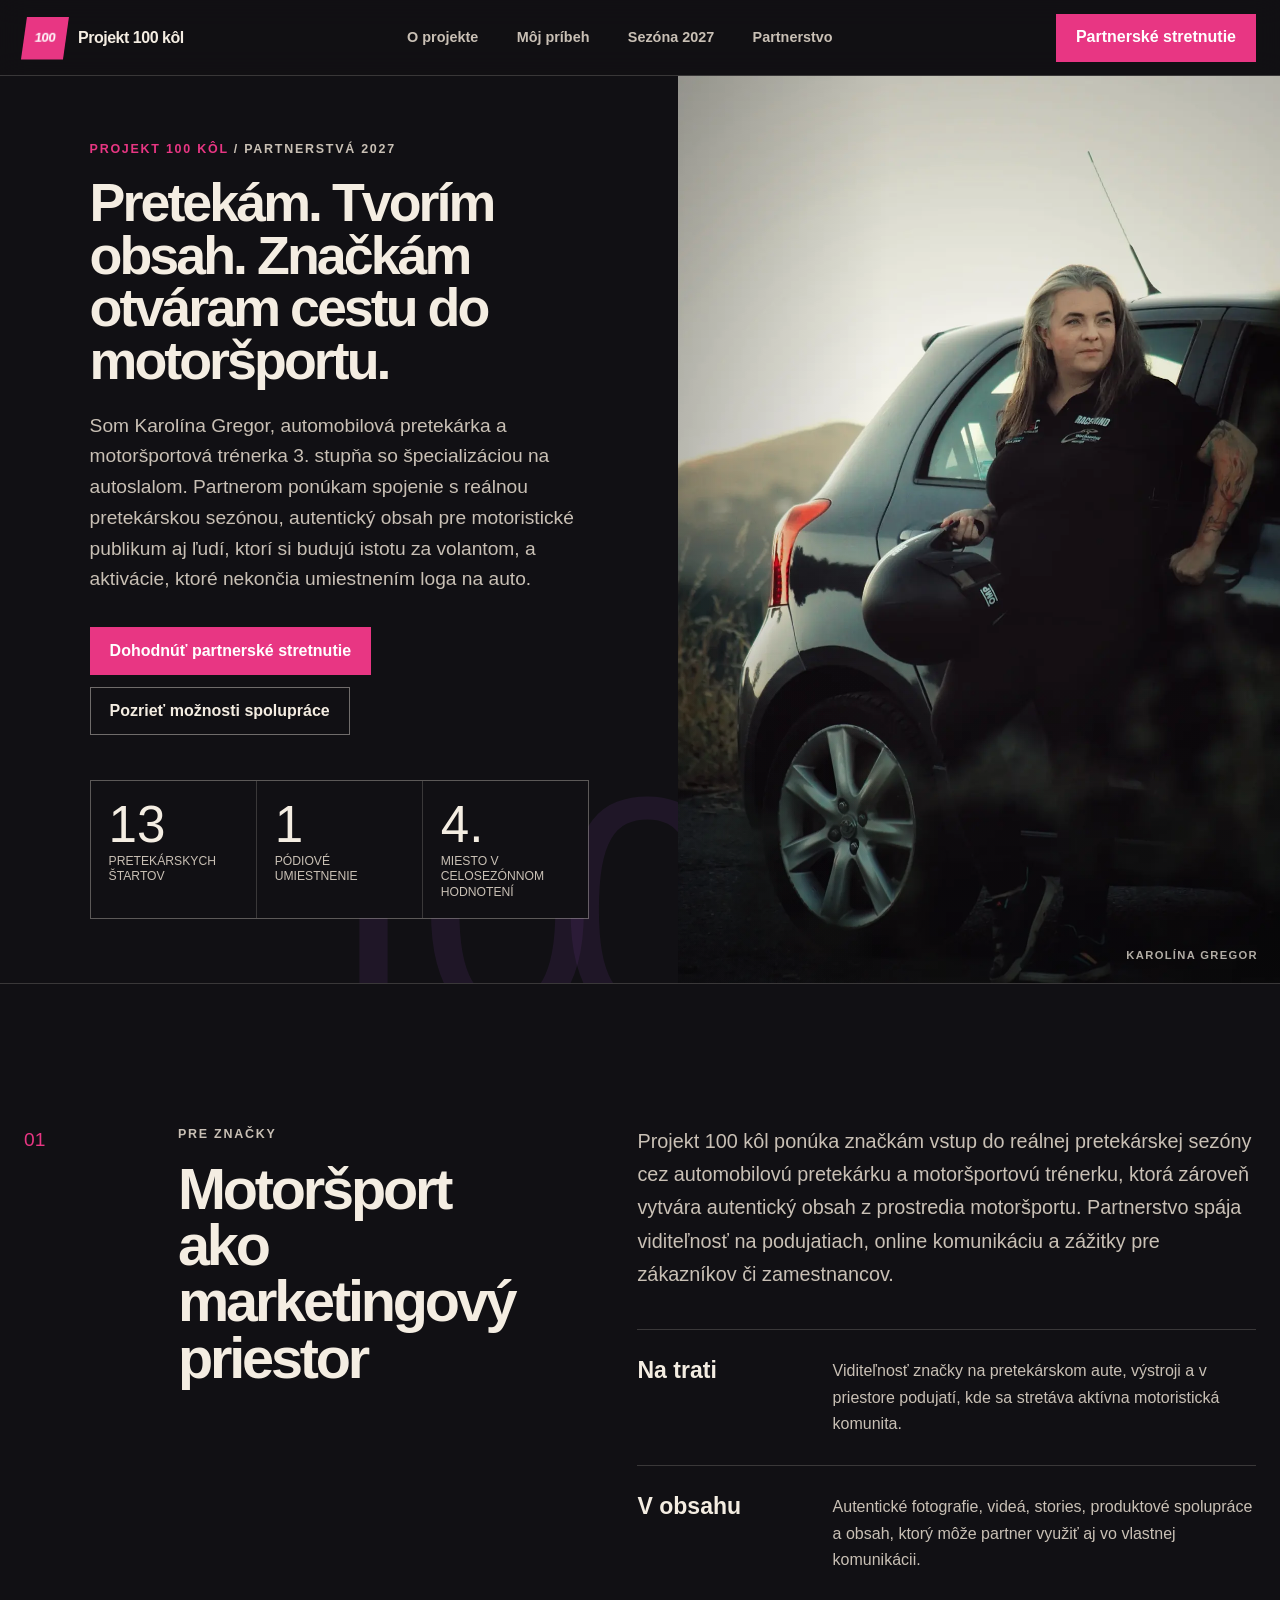
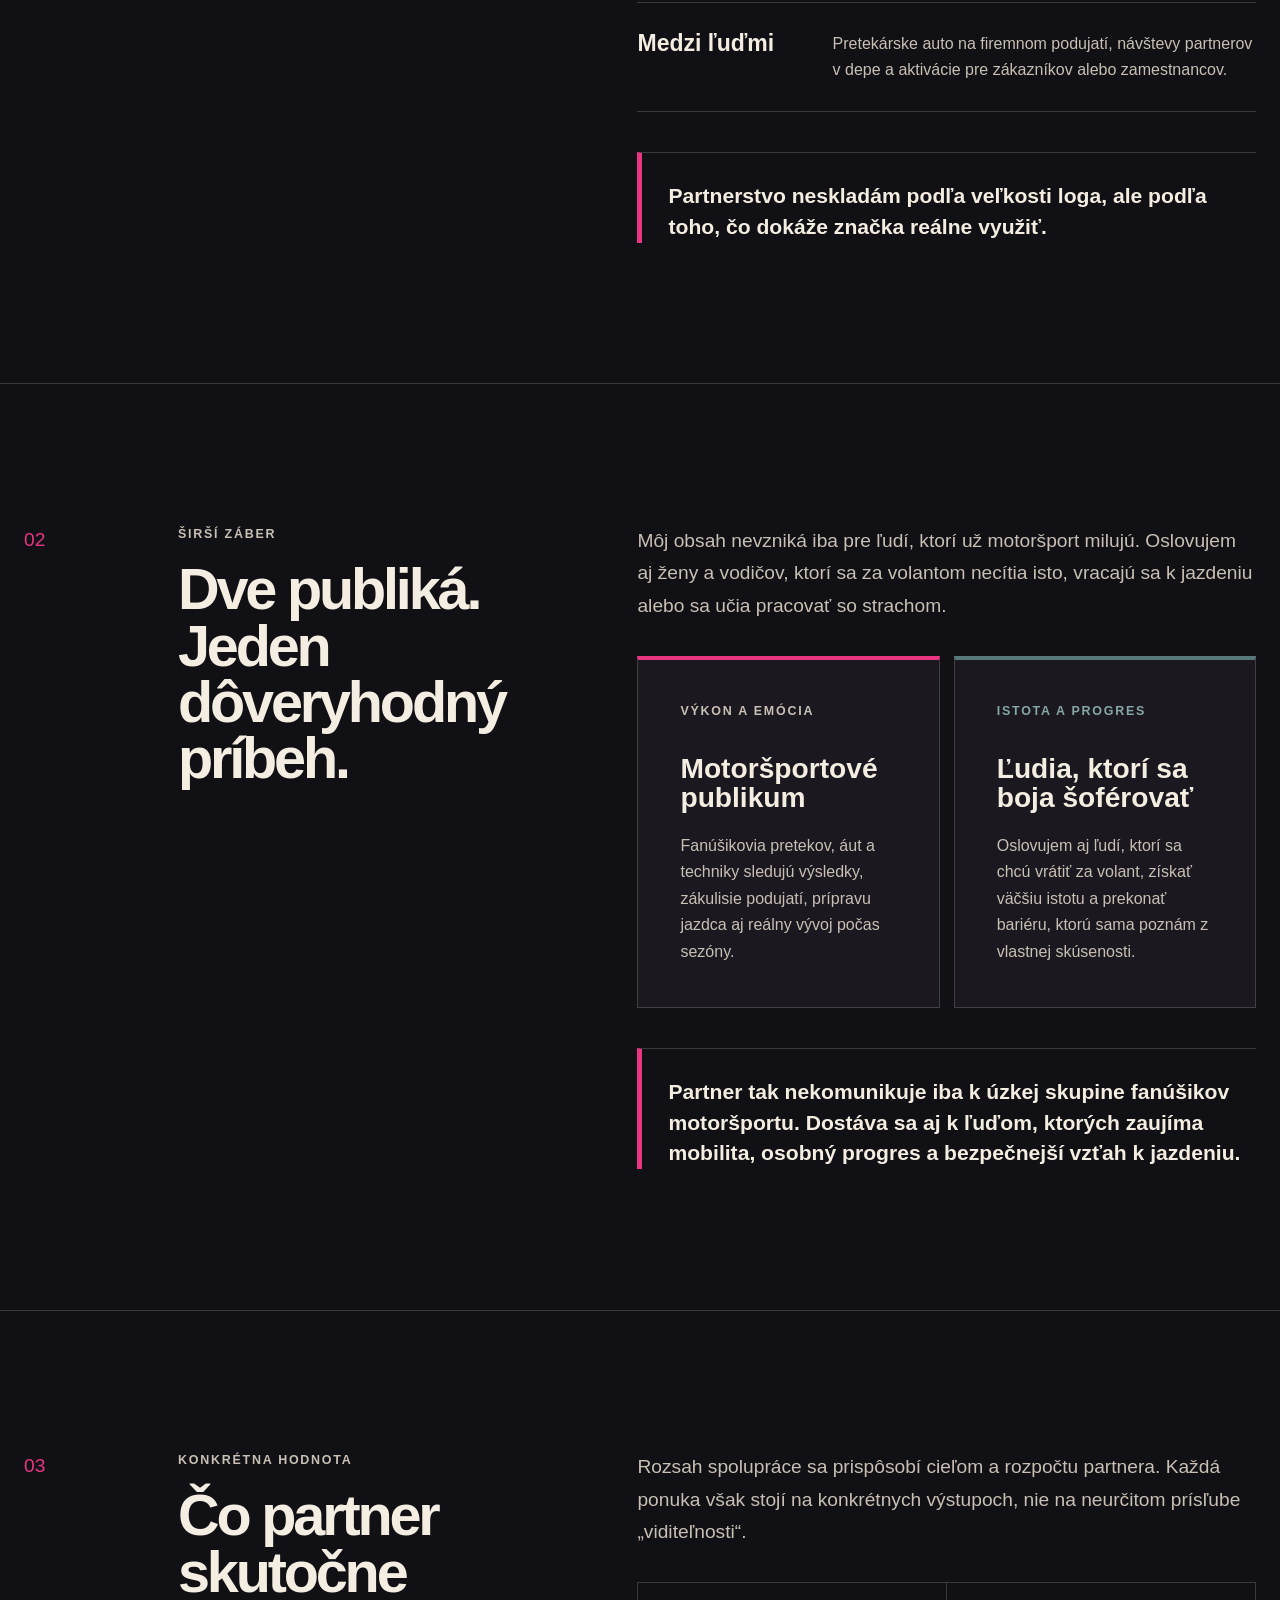
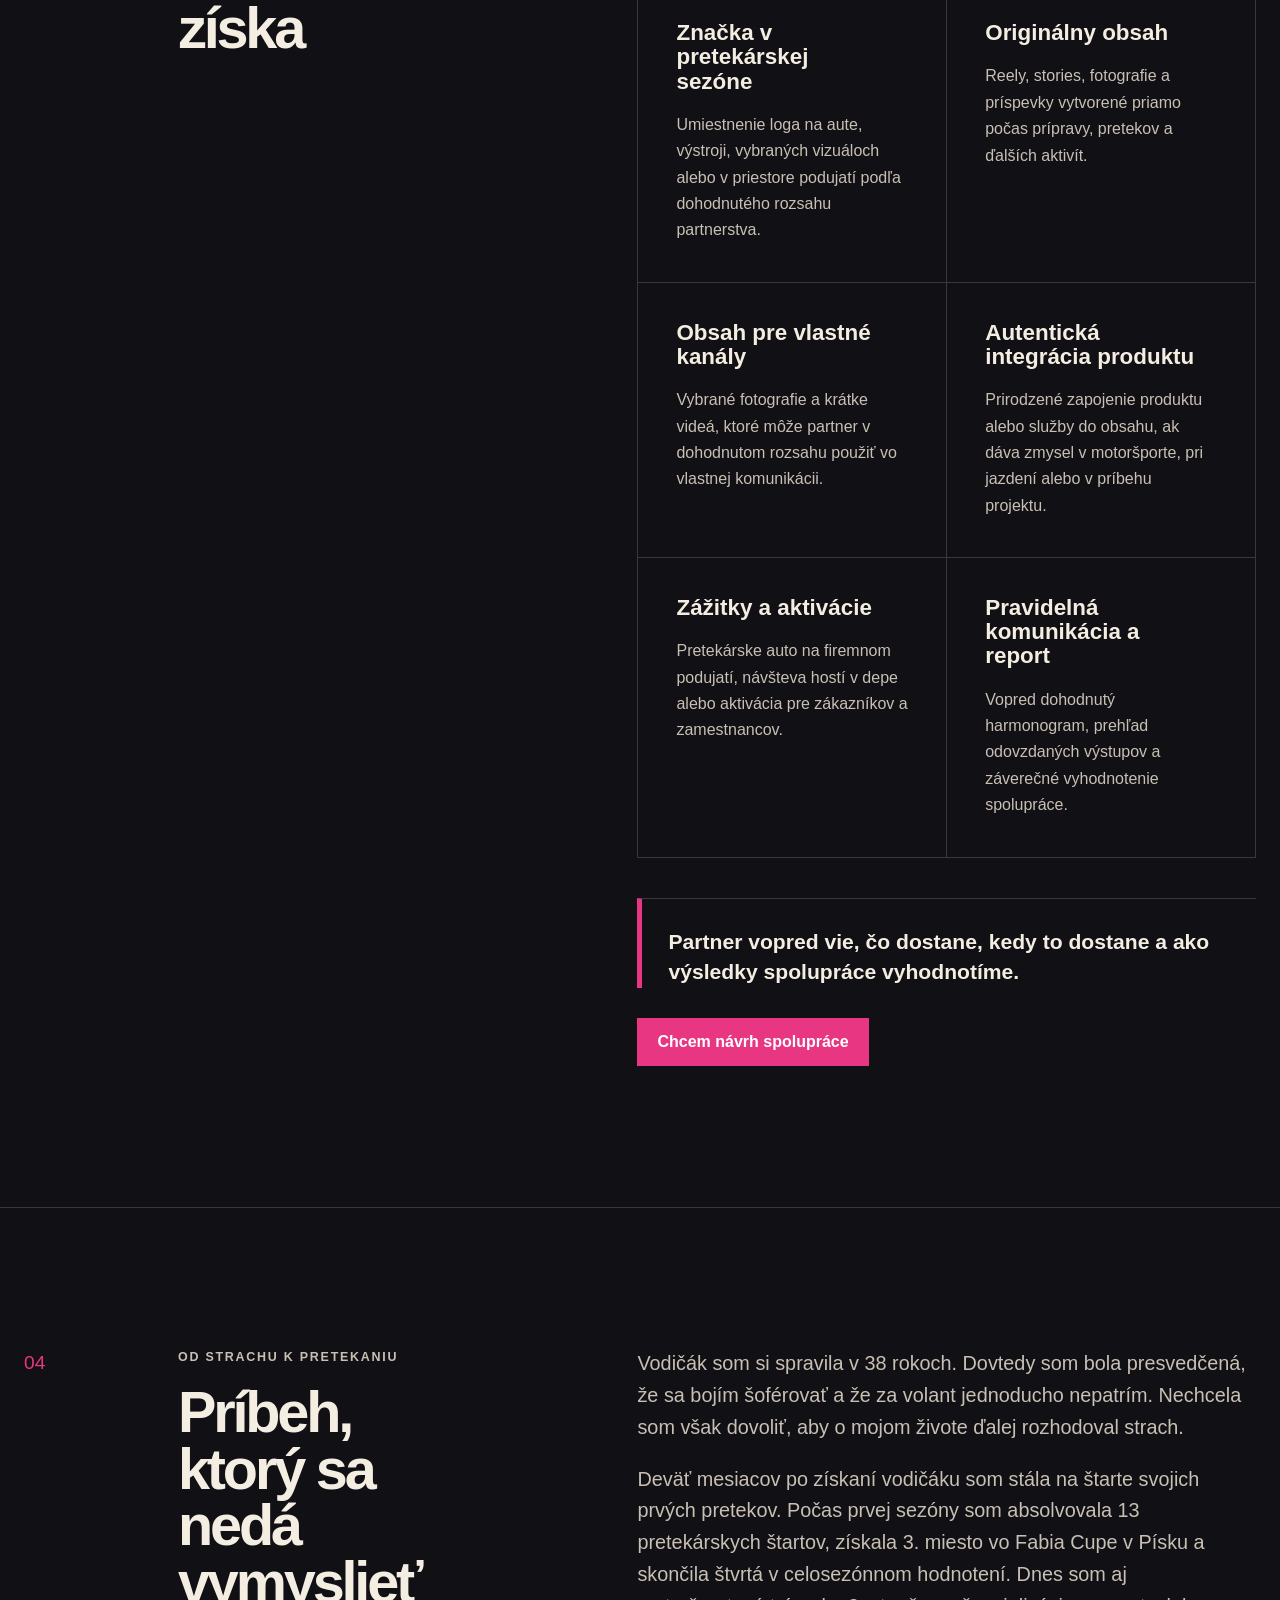
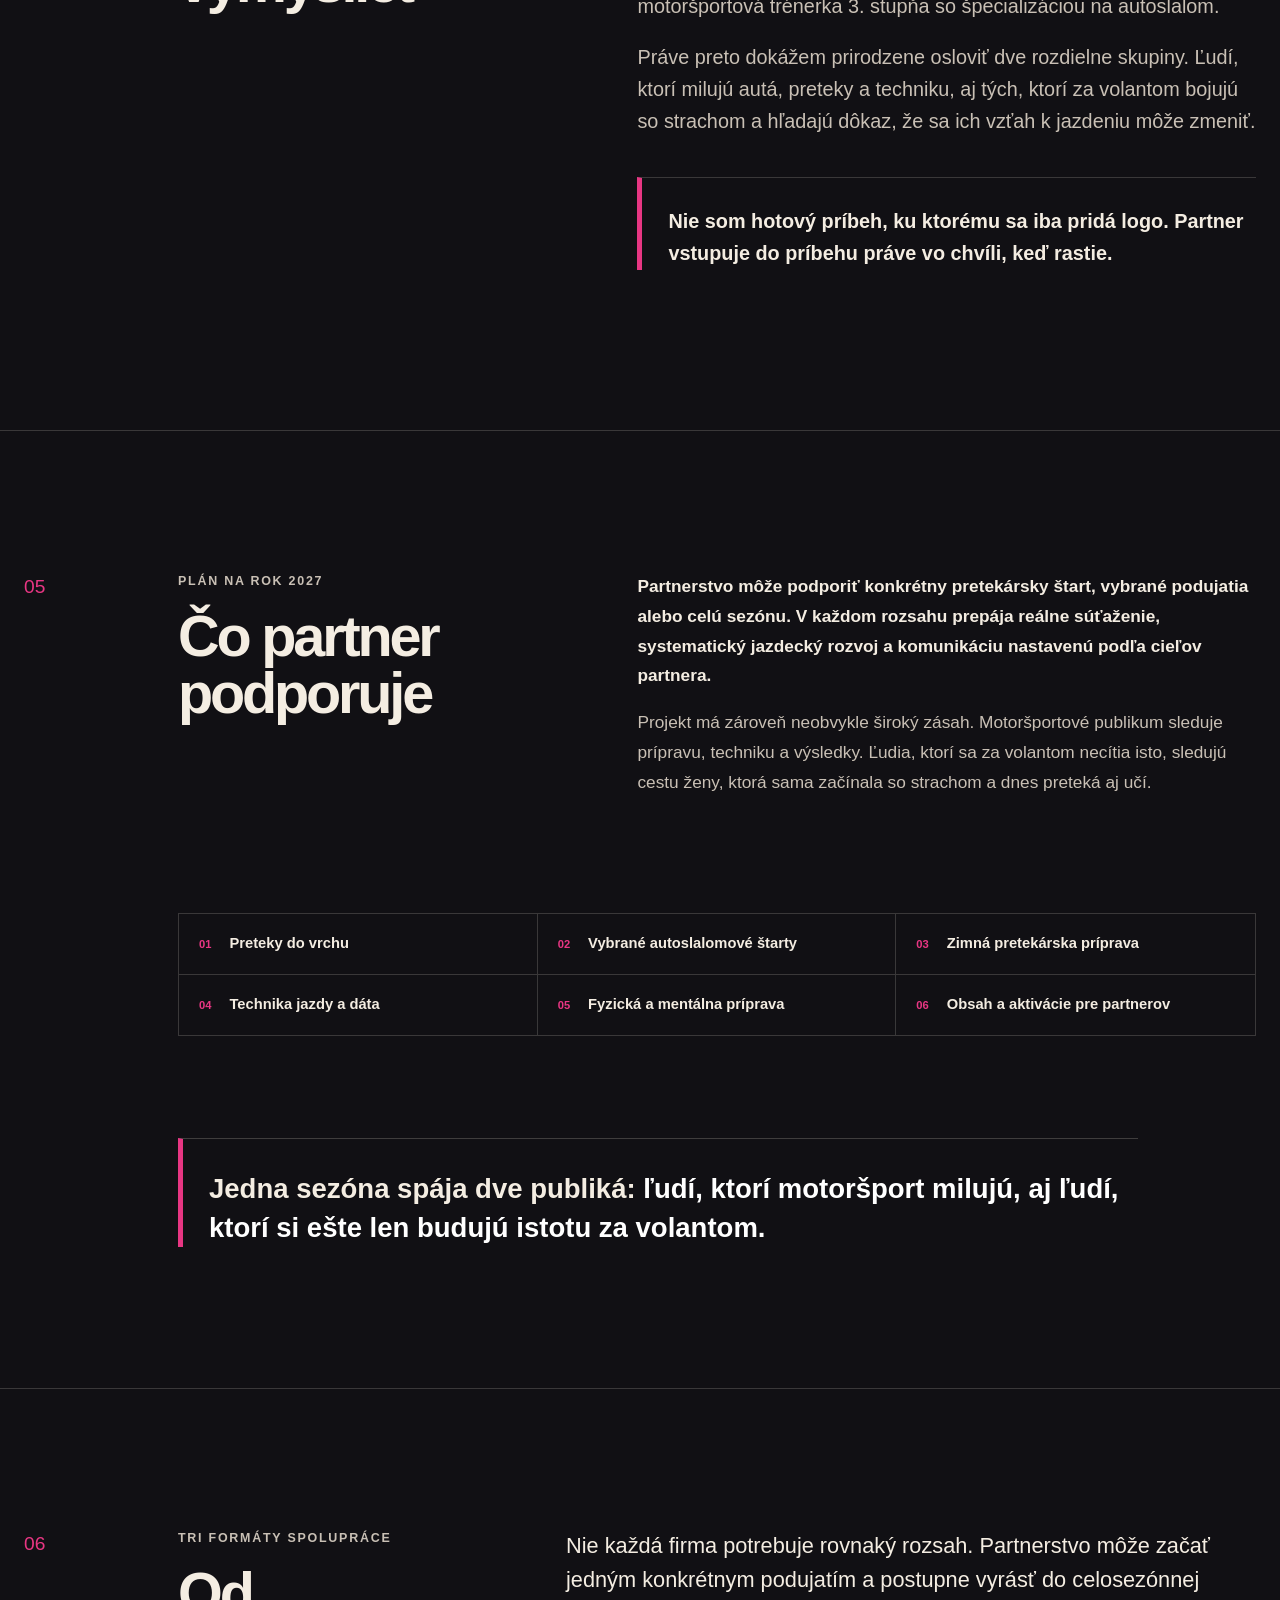
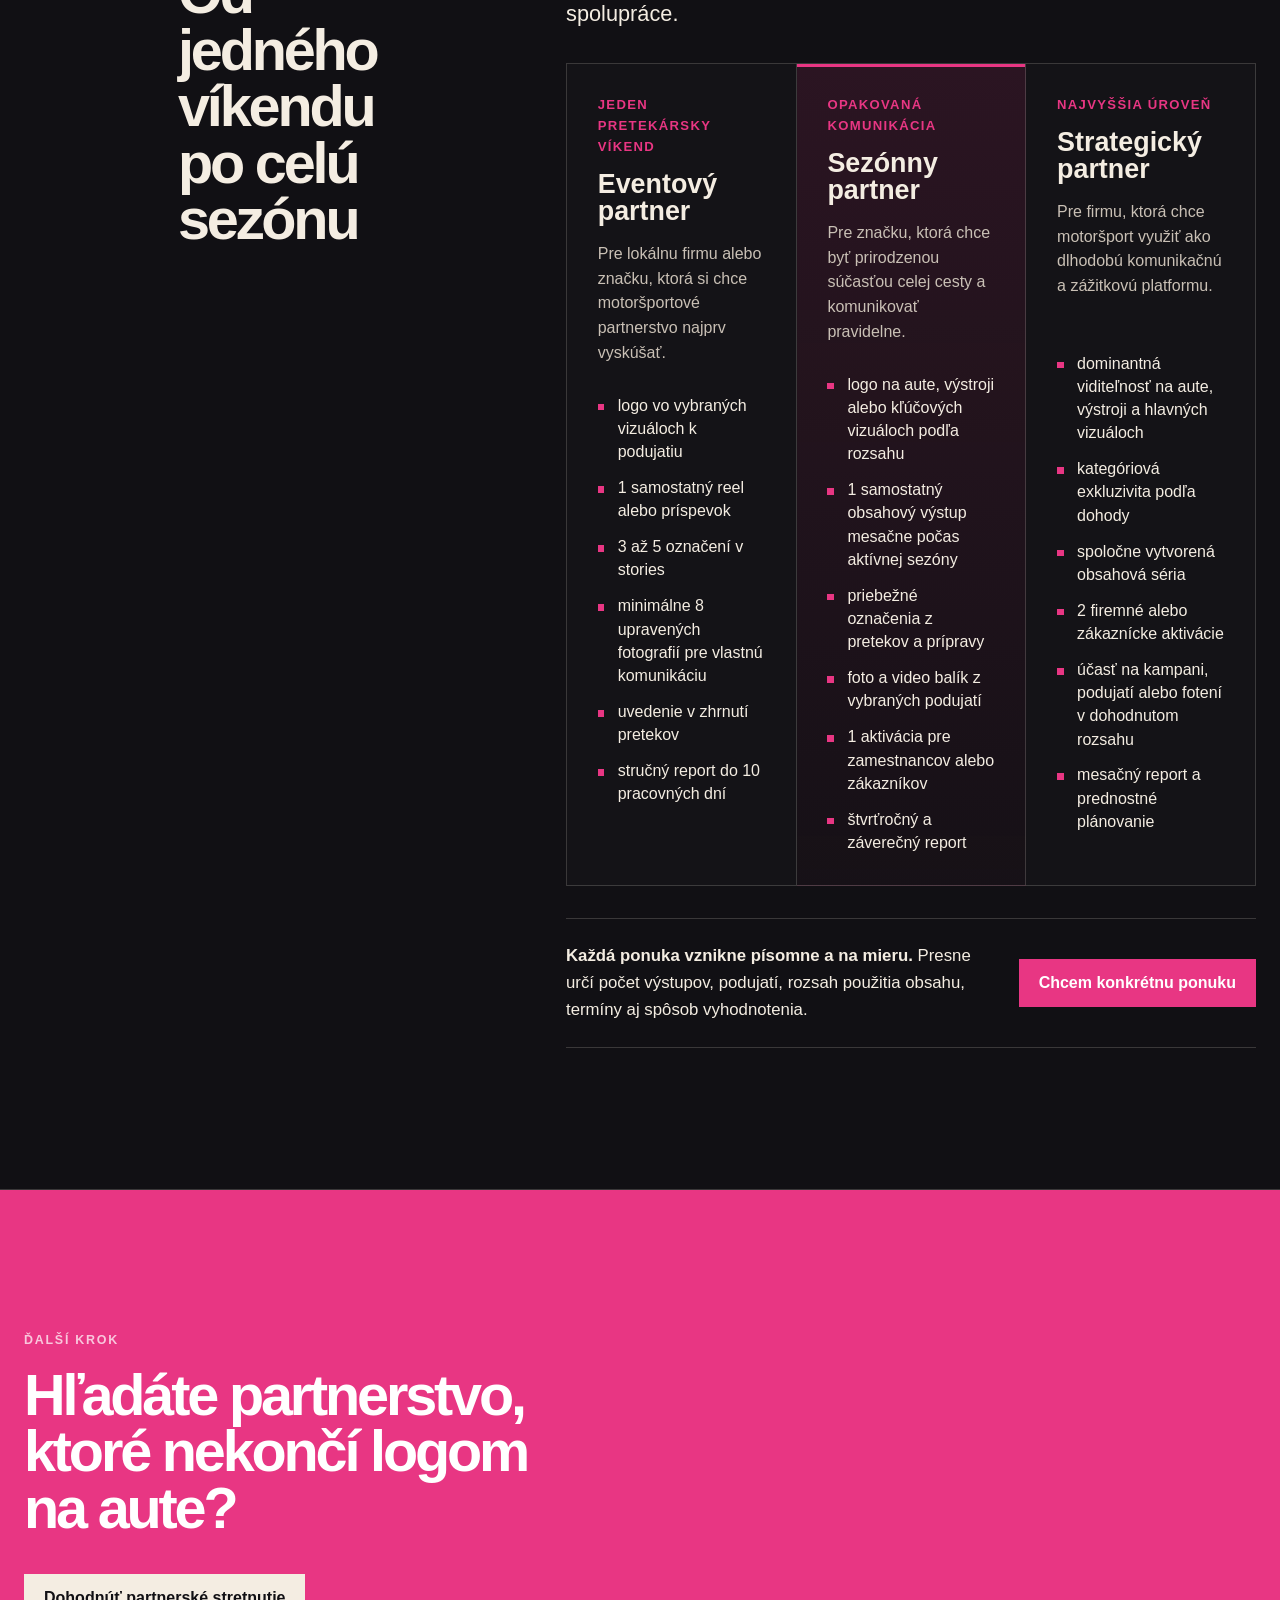
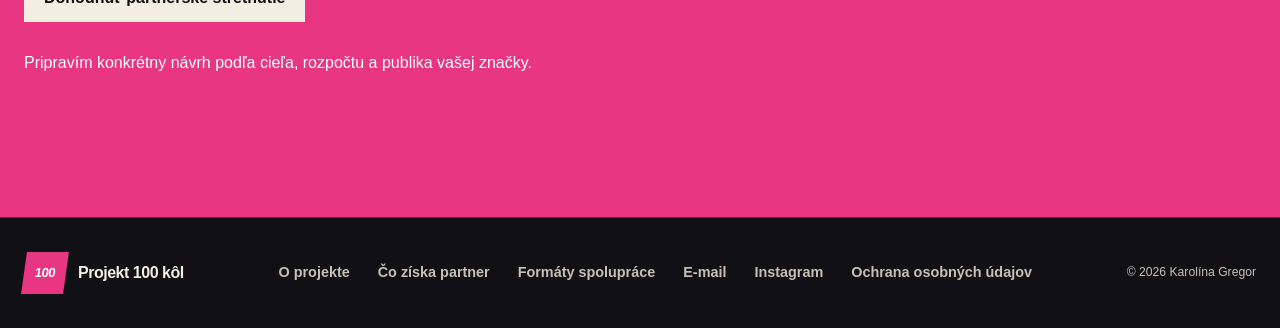
<file: index.html>
<!doctype html>
<html lang="sk">
<head>
  <meta charset="utf-8">
  <meta name="viewport" content="width=device-width, initial-scale=1">
  <meta name="theme-color" content="#111014">
  <meta name="referrer" content="strict-origin-when-cross-origin">
  <meta name="description" content="Motoršportové partnerstvá s automobilovou pretekárkou a trénerkou Karolínou Gregor: pretekárska sezóna, autentický obsah a zážitkové aktivácie pre značky.">
  <link rel="canonical" href="https://projekt100kol.sk/">
  <meta property="og:type" content="website">
  <meta property="og:locale" content="sk_SK">
  <meta property="og:title" content="Projekt 100 kôl | Motoršportové partnerstvá">
  <meta property="og:description" content="Pretekárska sezóna, autentický obsah a zážitkové aktivácie pre značky.">
  <meta property="og:url" content="https://projekt100kol.sk/">
  <meta property="og:site_name" content="Projekt 100 kôl">
  <meta property="og:image" content="https://projekt100kol.sk/karolina-tichon-hero.webp?v=2">
  <meta property="og:image:type" content="image/webp">
  <meta property="og:image:width" content="1181">
  <meta property="og:image:height" content="1771">
  <meta property="og:image:alt" content="Karolína Gregor s prilbou pri Tichoňovi">
  <meta name="twitter:card" content="summary_large_image">
  <meta name="twitter:title" content="Projekt 100 kôl | Motoršportové partnerstvá">
  <meta name="twitter:description" content="Pretekárska sezóna, autentický obsah a zážitkové aktivácie pre značky.">
  <meta name="twitter:image" content="https://projekt100kol.sk/karolina-tichon-hero.webp?v=2">
  <meta name="twitter:image:alt" content="Karolína Gregor s prilbou pri Tichoňovi">
  <title>Projekt 100 kôl | Motoršportové partnerstvá</title>
  <link rel="icon" type="image/svg+xml" href="data:image/svg+xml,%3Csvg xmlns='http://www.w3.org/2000/svg' viewBox='0 0 64 64'%3E%3Crect width='64' height='64' rx='10' fill='%23111014'/%3E%3Cpath d='M10 45 25 19h8L18 45zm18 0 15-26h11L39 45z' fill='%23e83683'/%3E%3C/svg%3E">
  <link rel="preload" as="image" href="karolina-tichon-hero.webp?v=2" type="image/webp">
  <link rel="stylesheet" href="styles.css?v=22">
</head>
<body>
  <a class="skip-link" href="#obsah">Preskočiť na obsah</a>

  <header class="site-header" data-header>
    <a class="brand" href="#top" aria-label="Projekt 100 kôl, úvod">
      <span class="brand-mark" aria-hidden="true">100</span>
      <span class="brand-name">Projekt 100 kôl</span>
    </a>

    <button class="nav-toggle" type="button" aria-expanded="false" aria-controls="site-nav">
      <span class="sr-only">Otvoriť menu</span>
      <span></span><span></span>
    </button>

    <nav class="site-nav" id="site-nav" aria-label="Hlavná navigácia">
      <a href="#o-projekte">O projekte</a>
      <a href="#pribeh">Môj príbeh</a>
      <a href="#sezona-2027">Sezóna 2027</a>
      <a href="#co-ziska-partner">Partnerstvo</a>
    </nav>

    <a class="button button-primary header-cta" href="#kontakt" data-contact-link>Partnerské stretnutie</a>
  </header>

  <main id="obsah">
    <section class="hero" id="top" aria-labelledby="hero-title">
      <div class="hero-copy">
        <p class="eyebrow"><span>Projekt 100 kôl</span> / Partnerstvá 2027</p>
        <h1 id="hero-title">Pretekám. Tvorím obsah. Značkám otváram cestu do motoršportu.</h1>
        <p class="hero-lead">Som Karolína Gregor, automobilová pretekárka a motoršportová trénerka 3. stupňa so špecializáciou na autoslalom. Partnerom ponúkam spojenie s reálnou pretekárskou sezónou, autentický obsah pre motoristické publikum aj ľudí, ktorí si budujú istotu za volantom, a aktivácie, ktoré nekončia umiestnením loga na auto.</p>

        <div class="hero-actions">
          <a class="button button-primary" href="#kontakt" data-contact-link>Dohodnúť partnerské stretnutie</a>
          <a class="button button-secondary" href="#co-ziska-partner">Pozrieť možnosti spolupráce</a>
        </div>

        <dl class="stats" aria-label="Výsledky sezóny 2026">
          <div class="stat">
            <dd>13</dd>
            <dt>pretekárskych štartov</dt>
          </div>
          <div class="stat">
            <dd>1</dd>
            <dt>pódiové umiestnenie</dt>
          </div>
          <div class="stat">
            <dd>4.</dd>
            <dt>miesto v celosezónnom hodnotení</dt>
          </div>
        </dl>
      </div>

      <figure class="hero-visual">
        <img src="karolina-tichon-hero.webp?v=2" width="1181" height="1771" alt="Karolína Gregor s prilbou pri Tichoňovi" fetchpriority="high" decoding="async">
        <figcaption>Karolína Gregor</figcaption>
      </figure>
    </section>

    <section class="section partner-value" id="o-projekte" aria-labelledby="partner-value-title">
      <div class="section-index" aria-hidden="true">01</div>
      <div class="section-heading">
        <p class="eyebrow">Pre značky</p>
        <h2 id="partner-value-title">Motoršport ako marketingový priestor</h2>
      </div>
      <div class="partner-value-content">
        <p class="partner-value-intro">Projekt 100 kôl ponúka značkám vstup do reálnej pretekárskej sezóny cez automobilovú pretekárku a motoršportovú trénerku, ktorá zároveň vytvára autentický obsah z prostredia motoršportu. Partnerstvo spája viditeľnosť na podujatiach, online komunikáciu a zážitky pre zákazníkov či zamestnancov.</p>

        <div class="partner-value-list">
          <article>
            <h3>Na trati</h3>
            <p>Viditeľnosť značky na pretekárskom aute, výstroji a v priestore podujatí, kde sa stretáva aktívna motoristická komunita.</p>
          </article>
          <article>
            <h3>V obsahu</h3>
            <p>Autentické fotografie, videá, stories, produktové spolupráce a obsah, ktorý môže partner využiť aj vo vlastnej komunikácii.</p>
          </article>
          <article>
            <h3>Medzi ľuďmi</h3>
            <p>Pretekárske auto na firemnom podujatí, návštevy partnerov v depe a aktivácie pre zákazníkov alebo zamestnancov.</p>
          </article>
        </div>

        <p class="statement">Partnerstvo neskladám podľa veľkosti loga, ale podľa toho, čo dokáže značka reálne využiť.</p>
      </div>
    </section>

    <section class="section audience-section" id="publikum" aria-labelledby="audience-title">
      <div class="section-index" aria-hidden="true">02</div>
      <div class="section-heading">
        <p class="eyebrow">Širší záber</p>
        <h2 id="audience-title">Dve publiká. Jeden dôveryhodný príbeh.</h2>
      </div>
      <div class="audience-content">
        <p class="audience-intro">Môj obsah nevzniká iba pre ľudí, ktorí už motoršport milujú. Oslovujem aj ženy a vodičov, ktorí sa za volantom necítia isto, vracajú sa k jazdeniu alebo sa učia pracovať so strachom.</p>

        <div class="audience-grid">
          <article>
            <p class="eyebrow">Výkon a emócia</p>
            <h3>Motoršportové publikum</h3>
            <p>Fanúšikovia pretekov, áut a techniky sledujú výsledky, zákulisie podujatí, prípravu jazdca aj reálny vývoj počas sezóny.</p>
          </article>
          <article>
            <p class="eyebrow">Istota a progres</p>
            <h3>Ľudia, ktorí sa boja šoférovať</h3>
            <p>Oslovujem aj ľudí, ktorí sa chcú vrátiť za volant, získať väčšiu istotu a prekonať bariéru, ktorú sama poznám z vlastnej skúsenosti.</p>
          </article>
        </div>

        <p class="statement">Partner tak nekomunikuje iba k úzkej skupine fanúšikov motoršportu. Dostáva sa aj k ľuďom, ktorých zaujíma mobilita, osobný progres a bezpečnejší vzťah k jazdeniu.</p>
      </div>
    </section>

    <section class="section sponsor-benefits" id="co-ziska-partner" aria-labelledby="benefits-title">
      <div class="section-index" aria-hidden="true">03</div>
      <div class="section-heading">
        <p class="eyebrow">Konkrétna hodnota</p>
        <h2 id="benefits-title">Čo partner skutočne získa</h2>
      </div>
      <div class="sponsor-benefits-content">
        <p class="benefits-intro">Rozsah spolupráce sa prispôsobí cieľom a rozpočtu partnera. Každá ponuka však stojí na konkrétnych výstupoch, nie na neurčitom prísľube „viditeľnosti“.</p>

        <div class="benefits-grid">
          <article>
            <h3>Značka v pretekárskej sezóne</h3>
            <p>Umiestnenie loga na aute, výstroji, vybraných vizuáloch alebo v priestore podujatí podľa dohodnutého rozsahu partnerstva.</p>
          </article>
          <article>
            <h3>Originálny obsah</h3>
            <p>Reely, stories, fotografie a príspevky vytvorené priamo počas prípravy, pretekov a ďalších aktivít.</p>
          </article>
          <article>
            <h3>Obsah pre vlastné kanály</h3>
            <p>Vybrané fotografie a krátke videá, ktoré môže partner v dohodnutom rozsahu použiť vo vlastnej komunikácii.</p>
          </article>
          <article>
            <h3>Autentická integrácia produktu</h3>
            <p>Prirodzené zapojenie produktu alebo služby do obsahu, ak dáva zmysel v motoršporte, pri jazdení alebo v príbehu projektu.</p>
          </article>
          <article>
            <h3>Zážitky a aktivácie</h3>
            <p>Pretekárske auto na firemnom podujatí, návšteva hostí v depe alebo aktivácia pre zákazníkov a zamestnancov.</p>
          </article>
          <article>
            <h3>Pravidelná komunikácia a report</h3>
            <p>Vopred dohodnutý harmonogram, prehľad odovzdaných výstupov a záverečné vyhodnotenie spolupráce.</p>
          </article>
        </div>

        <p class="statement">Partner vopred vie, čo dostane, kedy to dostane a ako výsledky spolupráce vyhodnotíme.</p>
        <a class="button button-primary" href="#kontakt" data-contact-link>Chcem návrh spolupráce</a>
      </div>
    </section>

    <section class="section story" id="pribeh" aria-labelledby="story-title">
      <div class="section-index" aria-hidden="true">04</div>
      <div class="section-heading">
        <p class="eyebrow">Od strachu k pretekaniu</p>
        <h2 id="story-title">Príbeh, ktorý sa nedá vymyslieť</h2>
      </div>
      <div class="section-body prose-large">
        <p>Vodičák som si spravila v 38 rokoch. Dovtedy som bola presvedčená, že sa bojím šoférovať a že za volant jednoducho nepatrím. Nechcela som však dovoliť, aby o mojom živote ďalej rozhodoval strach.</p>
        <p>Deväť mesiacov po získaní vodičáku som stála na štarte svojich prvých pretekov. Počas prvej sezóny som absolvovala 13 pretekárskych štartov, získala 3. miesto vo Fabia Cupe v Písku a skončila štvrtá v celosezónnom hodnotení. Dnes som aj motoršportová trénerka 3. stupňa so špecializáciou na autoslalom.</p>
        <p>Práve preto dokážem prirodzene osloviť dve rozdielne skupiny. Ľudí, ktorí milujú autá, preteky a techniku, aj tých, ktorí za volantom bojujú so strachom a hľadajú dôkaz, že sa ich vzťah k jazdeniu môže zmeniť.</p>
        <p class="statement"><strong>Nie som hotový príbeh, ku ktorému sa iba pridá logo. Partner vstupuje do príbehu práve vo chvíli, keď rastie.</strong></p>
      </div>
    </section>

    <section class="section training-section" id="sezona-2027" aria-labelledby="season-title">
      <div class="section-index" aria-hidden="true">05</div>
      <div class="section-heading">
        <p class="eyebrow">Plán na rok 2027</p>
        <h2 id="season-title">Čo partner podporuje</h2>
      </div>
      <div class="training-copy">
        <p>Partnerstvo môže podporiť konkrétny pretekársky štart, vybrané podujatia alebo celú sezónu. V každom rozsahu prepája reálne súťaženie, systematický jazdecký rozvoj a komunikáciu nastavenú podľa cieľov partnera.</p>
        <p>Projekt má zároveň neobvykle široký zásah. Motoršportové publikum sleduje prípravu, techniku a výsledky. Ľudia, ktorí sa za volantom necítia isto, sledujú cestu ženy, ktorá sama začínala so strachom a dnes preteká aj učí.</p>
      </div>
      <ul class="training-pillars" aria-label="Hlavné súčasti sezóny 2027">
        <li><span>01</span><strong>Preteky do vrchu</strong></li>
        <li><span>02</span><strong>Vybrané autoslalomové štarty</strong></li>
        <li><span>03</span><strong>Zimná pretekárska príprava</strong></li>
        <li><span>04</span><strong>Technika jazdy a dáta</strong></li>
        <li><span>05</span><strong>Fyzická a mentálna príprava</strong></li>
        <li><span>06</span><strong>Obsah a aktivácie pre partnerov</strong></li>
      </ul>
      <p class="training-statement">Jedna sezóna spája dve publiká: <strong>ľudí, ktorí motoršport milujú, aj ľudí, ktorí si ešte len budujú istotu za volantom.</strong></p>
    </section>

    <section class="section partnership-models" id="partnerstvo" aria-labelledby="partnership-title">
      <div class="section-index" aria-hidden="true">06</div>
      <div class="section-heading">
        <p class="eyebrow">Tri formáty spolupráce</p>
        <h2 id="partnership-title">Od jedného víkendu po celú sezónu</h2>
      </div>
      <div class="partnership-content">
        <p class="partnership-intro">Nie každá firma potrebuje rovnaký rozsah. Partnerstvo môže začať jedným konkrétnym podujatím a postupne vyrásť do celosezónnej spolupráce.</p>

        <div class="partnership-grid">
          <article class="partnership-card">
            <p class="package-kicker">Jeden pretekársky víkend</p>
            <h3>Eventový partner</h3>
            <p class="package-fit">Pre lokálnu firmu alebo značku, ktorá si chce motoršportové partnerstvo najprv vyskúšať.</p>
            <ul>
              <li>logo vo vybraných vizuáloch k podujatiu</li>
              <li>1 samostatný reel alebo príspevok</li>
              <li>3 až 5 označení v stories</li>
              <li>minimálne 8 upravených fotografií pre vlastnú komunikáciu</li>
              <li>uvedenie v zhrnutí pretekov</li>
              <li>stručný report do 10 pracovných dní</li>
            </ul>
          </article>

          <article class="partnership-card partnership-card-featured">
            <p class="package-kicker">Opakovaná komunikácia</p>
            <h3>Sezónny partner</h3>
            <p class="package-fit">Pre značku, ktorá chce byť prirodzenou súčasťou celej cesty a komunikovať pravidelne.</p>
            <ul>
              <li>logo na aute, výstroji alebo kľúčových vizuáloch podľa rozsahu</li>
              <li>1 samostatný obsahový výstup mesačne počas aktívnej sezóny</li>
              <li>priebežné označenia z pretekov a prípravy</li>
              <li>foto a video balík z vybraných podujatí</li>
              <li>1 aktivácia pre zamestnancov alebo zákazníkov</li>
              <li>štvrťročný a záverečný report</li>
            </ul>
          </article>

          <article class="partnership-card">
            <p class="package-kicker">Najvyššia úroveň</p>
            <h3>Strategický partner</h3>
            <p class="package-fit">Pre firmu, ktorá chce motoršport využiť ako dlhodobú komunikačnú a zážitkovú platformu.</p>
            <ul>
              <li>dominantná viditeľnosť na aute, výstroji a hlavných vizuáloch</li>
              <li>kategóriová exkluzivita podľa dohody</li>
              <li>spoločne vytvorená obsahová séria</li>
              <li>2 firemné alebo zákaznícke aktivácie</li>
              <li>účasť na kampani, podujatí alebo fotení v dohodnutom rozsahu</li>
              <li>mesačný report a prednostné plánovanie</li>
            </ul>
          </article>
        </div>

        <div class="partnership-note">
          <p><strong>Každá ponuka vznikne písomne a na mieru.</strong> Presne určí počet výstupov, podujatí, rozsah použitia obsahu, termíny aj spôsob vyhodnotenia.</p>
          <a class="button button-primary" href="#kontakt" data-contact-link>Chcem konkrétnu ponuku</a>
        </div>
      </div>
    </section>

    <section class="final-cta" aria-labelledby="final-title">
      <p class="eyebrow">Ďalší krok</p>
      <h2 id="final-title">Hľadáte partnerstvo, ktoré nekončí logom na aute?</h2>
      <a class="button button-light" href="#kontakt" data-contact-link>Dohodnúť partnerské stretnutie</a>
      <p>Pripravím konkrétny návrh podľa cieľa, rozpočtu a publika vašej značky.</p>
    </section>

    
  </main>

  <footer class="site-footer">
    <div class="brand footer-brand">
      <span class="brand-mark" aria-hidden="true">100</span>
      <span class="brand-name">Projekt 100 kôl</span>
    </div>
    <nav aria-label="Odkazy v pätičke">
      <a href="#o-projekte">O projekte</a>
      <a href="#co-ziska-partner">Čo získa partner</a>
      <a href="#partnerstvo">Formáty spolupráce</a>
      <a href="#kontakt" data-email>E-mail</a>
      <a href="#kontakt" data-instagram>Instagram</a>
      <a href="#kontakt" data-privacy>Ochrana osobných údajov</a>
    </nav>
    <p>© <span data-year></span> Karolína Gregor</p>
  </footer>

  <a class="mobile-sticky-cta button button-primary" href="#kontakt" data-contact-link>Dohodnúť partnerské stretnutie</a>

  <script src="site-config.js?v=8"></script>
  <script src="script.js?v=5"></script>
</body>
</html>
</file>
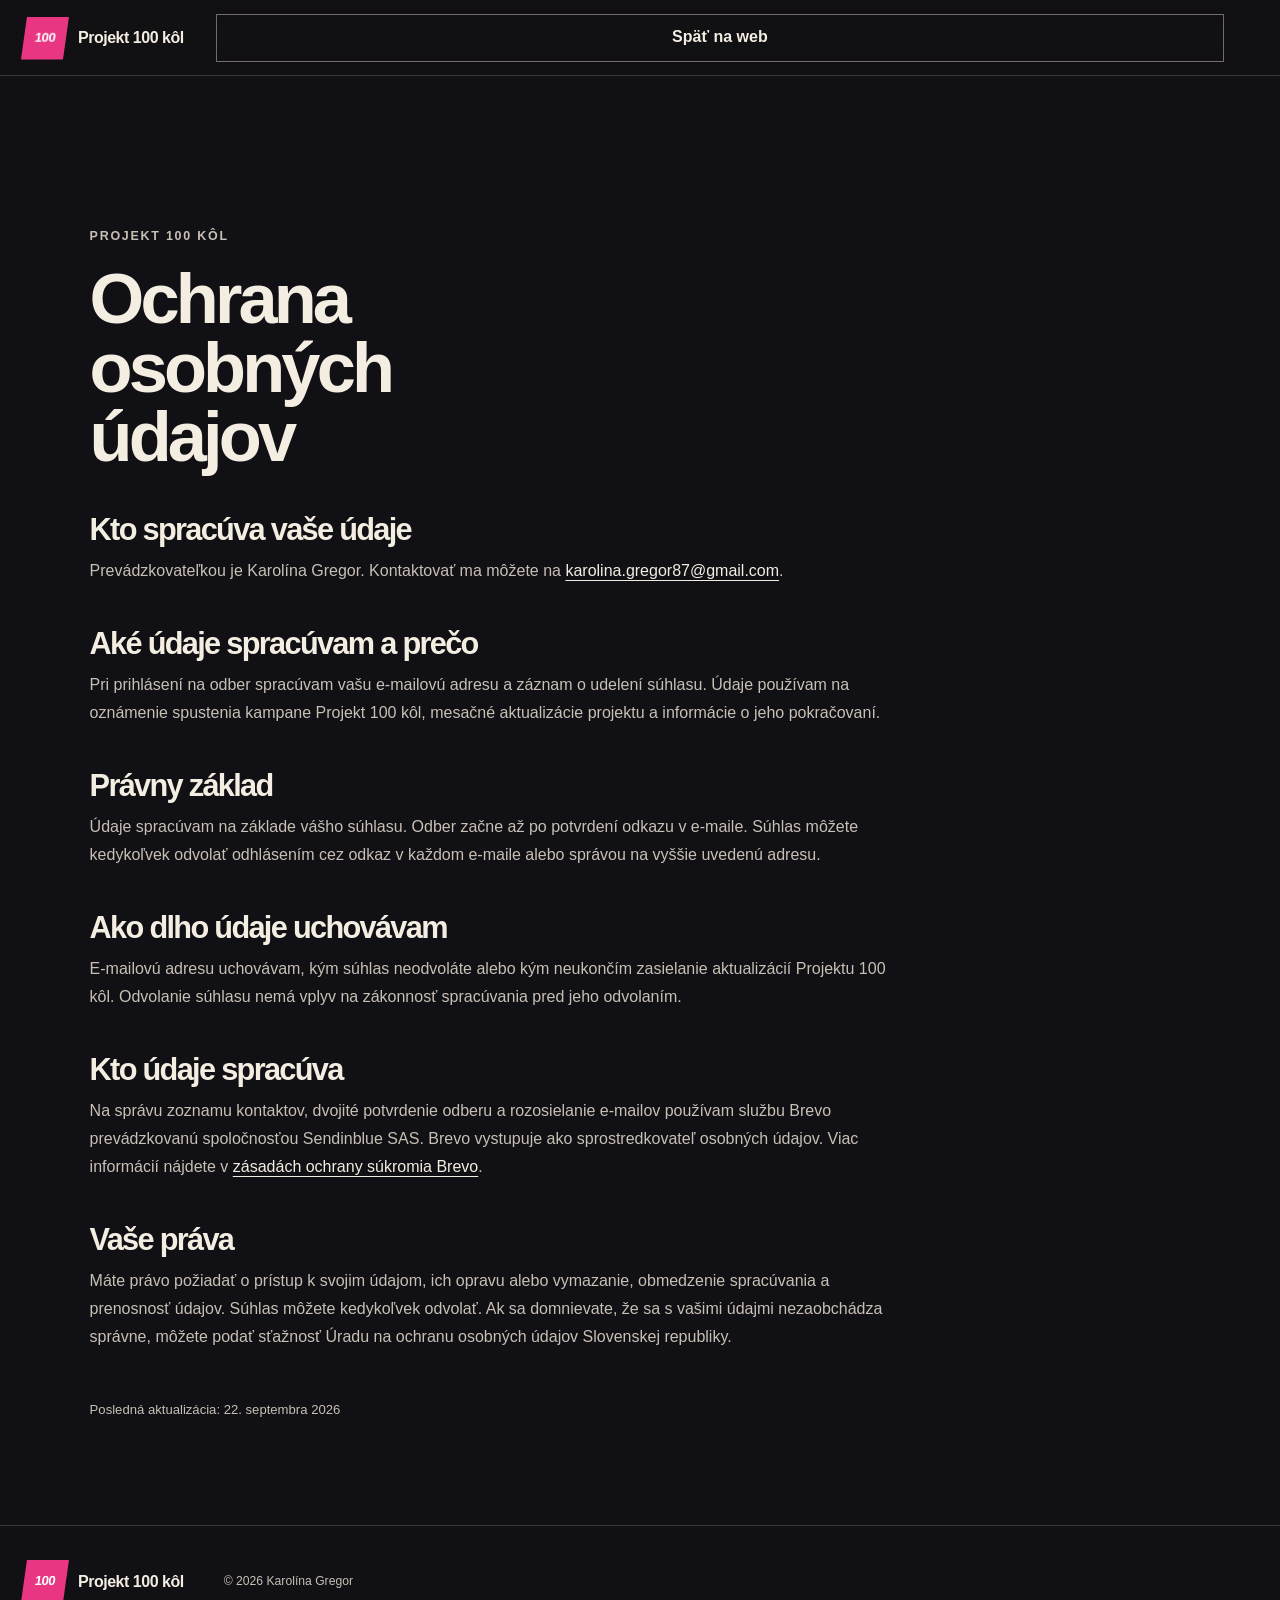
<file: ochrana-osobnych-udajov.html>
<!doctype html>
<html lang="sk">
<head>
  <meta charset="utf-8">
  <meta name="viewport" content="width=device-width, initial-scale=1">
  <meta name="theme-color" content="#111014">
  <meta name="robots" content="index,follow">
  <link rel="canonical" href="https://projekt100kol.sk/ochrana-osobnych-udajov.html">
  <title>Ochrana osobných údajov | Projekt 100 kôl</title>
  <link rel="stylesheet" href="styles.css?v=2">
</head>
<body>
  <header class="site-header">
    <a class="brand" href="index.html" aria-label="Projekt 100 kôl, úvod">
      <span class="brand-mark" aria-hidden="true">100</span>
      <span class="brand-name">Projekt 100 kôl</span>
    </a>
    <a class="button button-secondary" href="index.html#sledovat">Späť na web</a>
  </header>

  <main class="legal-page">
    <article>
      <p class="eyebrow">Projekt 100 kôl</p>
      <h1>Ochrana osobných údajov</h1>

      <h2>Kto spracúva vaše údaje</h2>
      <p>Prevádzkovateľkou je Karolína Gregor. Kontaktovať ma môžete na <a href="mailto:karolina.gregor87@gmail.com">karolina.gregor87@gmail.com</a>.</p>

      <h2>Aké údaje spracúvam a prečo</h2>
      <p>Pri prihlásení na odber spracúvam vašu e-mailovú adresu a záznam o udelení súhlasu. Údaje používam na oznámenie spustenia kampane Projekt 100 kôl, mesačné aktualizácie projektu a informácie o jeho pokračovaní.</p>

      <h2>Právny základ</h2>
      <p>Údaje spracúvam na základe vášho súhlasu. Odber začne až po potvrdení odkazu v e-maile. Súhlas môžete kedykoľvek odvolať odhlásením cez odkaz v každom e-maile alebo správou na vyššie uvedenú adresu.</p>

      <h2>Ako dlho údaje uchovávam</h2>
      <p>E-mailovú adresu uchovávam, kým súhlas neodvoláte alebo kým neukončím zasielanie aktualizácií Projektu 100 kôl. Odvolanie súhlasu nemá vplyv na zákonnosť spracúvania pred jeho odvolaním.</p>

      <h2>Kto údaje spracúva</h2>
      <p>Na správu zoznamu kontaktov, dvojité potvrdenie odberu a rozosielanie e-mailov používam službu Brevo prevádzkovanú spoločnosťou Sendinblue SAS. Brevo vystupuje ako sprostredkovateľ osobných údajov. Viac informácií nájdete v <a href="https://www.brevo.com/legal/privacypolicy/" target="_blank" rel="noopener noreferrer">zásadách ochrany súkromia Brevo</a>.</p>

      <h2>Vaše práva</h2>
      <p>Máte právo požiadať o prístup k svojim údajom, ich opravu alebo vymazanie, obmedzenie spracúvania a prenosnosť údajov. Súhlas môžete kedykoľvek odvolať. Ak sa domnievate, že sa s vašimi údajmi nezaobchádza správne, môžete podať sťažnosť Úradu na ochranu osobných údajov Slovenskej republiky.</p>

      <p class="legal-updated">Posledná aktualizácia: 22. septembra 2026</p>
    </article>
  </main>

  <footer class="site-footer">
    <div class="brand footer-brand">
      <span class="brand-mark" aria-hidden="true">100</span>
      <span class="brand-name">Projekt 100 kôl</span>
    </div>
    <p>© 2026 Karolína Gregor</p>
  </footer>
</body>
</html>
</file>
<file: styles.css>
:root {
  --ink: #111014;
  --ink-soft: #1b181f;
  --paper: #f4ede2;
  --paper-muted: #c9c0b5;
  --line: rgba(244, 237, 226, 0.18);
  --amethyst: #6d398a;
  --amethyst-dark: #3b1e4c;
  --pink: #e83683;
  --pink-deep: #bf1e66;
  --teal: #58797a;
  --max: 1280px;
  --header: 76px;
  --display: "Arial Black", "Helvetica Neue", Impact, sans-serif;
  --body: Inter, ui-sans-serif, -apple-system, BlinkMacSystemFont, "Segoe UI", sans-serif;
}

* { box-sizing: border-box; }
html { scroll-behavior: smooth; }
body {
  margin: 0;
  background: var(--ink);
  color: var(--paper);
  font-family: var(--body);
  font-size: 1rem;
  line-height: 1.6;
}
img { display: block; max-width: 100%; }
a { color: inherit; }
button, input { font: inherit; }
section { scroll-margin-top: calc(var(--header) + 24px); }

.sr-only {
  position: absolute;
  width: 1px;
  height: 1px;
  padding: 0;
  margin: -1px;
  overflow: hidden;
  clip: rect(0, 0, 0, 0);
  white-space: nowrap;
  border: 0;
}

.skip-link {
  position: fixed;
  z-index: 1000;
  top: 12px;
  left: 12px;
  transform: translateY(-160%);
  background: var(--paper);
  color: var(--ink);
  padding: 10px 14px;
  font-weight: 800;
}
.skip-link:focus { transform: translateY(0); }

.site-header {
  position: sticky;
  z-index: 100;
  top: 0;
  min-height: var(--header);
  display: grid;
  grid-template-columns: auto 1fr auto;
  align-items: center;
  gap: 2rem;
  padding: 12px max(24px, calc((100vw - var(--max)) / 2));
  background: rgba(17, 16, 20, 0.94);
  border-bottom: 1px solid var(--line);
  backdrop-filter: blur(14px);
}

.brand {
  display: inline-flex;
  align-items: center;
  gap: 12px;
  text-decoration: none;
  font-weight: 900;
  letter-spacing: -0.03em;
}
.brand-mark {
  display: grid;
  place-items: center;
  width: 42px;
  height: 42px;
  background: var(--pink);
  color: white;
  font-family: var(--display);
  font-size: 0.82rem;
  line-height: 1;
  transform: skewX(-8deg);
}
.brand-name { white-space: nowrap; }

.site-nav {
  display: flex;
  justify-content: center;
  gap: clamp(1rem, 3vw, 2.75rem);
}
.site-nav a, .site-footer nav a {
  color: var(--paper-muted);
  font-size: 0.9rem;
  font-weight: 750;
  text-decoration: none;
}
.site-nav a:hover, .site-nav a:focus-visible, .site-footer nav a:hover { color: var(--paper); }
.site-nav a[aria-current="location"] { color: var(--paper); }
.site-nav a[aria-current="location"]::after { content: ""; display: block; width: 100%; height: 2px; margin-top: 4px; background: var(--pink); }

.nav-toggle { display: none; }

.button {
  min-height: 48px;
  display: inline-flex;
  align-items: center;
  justify-content: center;
  padding: 12px 19px;
  border: 1px solid transparent;
  border-radius: 0;
  font-weight: 900;
  line-height: 1.15;
  text-align: center;
  text-decoration: none;
  cursor: pointer;
  transition: transform 160ms ease, background-color 160ms ease, color 160ms ease;
}
.button:hover { transform: translateY(-2px); }
.button:focus-visible, a:focus-visible, input:focus-visible {
  outline: 3px solid var(--paper);
  outline-offset: 3px;
}
.button-primary { background: var(--pink); color: white; }
.button-primary:hover { background: var(--pink-deep); }
.button-secondary { border-color: rgba(244, 237, 226, 0.42); color: var(--paper); }
.button-secondary:hover { background: var(--paper); color: var(--ink); }
.button-light { background: var(--paper); color: var(--ink); }

.hero {
  min-height: calc(100svh - var(--header));
  display: grid;
  grid-template-columns: minmax(0, 1.06fr) minmax(420px, 0.94fr);
  border-bottom: 1px solid var(--line);
}
.hero-copy {
  position: relative;
  z-index: 1;
  display: flex;
  flex-direction: column;
  justify-content: center;
  padding: clamp(64px, 8vw, 116px) clamp(32px, 7vw, 112px);
  overflow: hidden;
}
.hero-copy::after {
  content: "100";
  position: absolute;
  z-index: -1;
  right: -0.06em;
  bottom: -0.27em;
  color: rgba(109, 57, 138, 0.16);
  font-family: var(--display);
  font-size: clamp(11rem, 25vw, 31rem);
  line-height: 1;
  letter-spacing: -0.12em;
}
.eyebrow {
  margin: 0 0 1rem;
  color: var(--paper-muted);
  font-size: 0.78rem;
  font-weight: 900;
  letter-spacing: 0.14em;
  text-transform: uppercase;
}
.eyebrow span { color: var(--pink); }
h1, h2, h3, p { margin-top: 0; }
h1, h2 {
  font-family: var(--display);
  font-weight: 900;
  letter-spacing: -0.055em;
  line-height: 0.98;
}
h1 {
  max-width: 13ch;
  margin-bottom: 1.5rem;
  font-size: clamp(2.6rem, 5.5vw, 6.4rem);
}
h2 { font-size: clamp(2.2rem, 4.5vw, 5.2rem); }
.hero-lead {
  max-width: 54ch;
  margin-bottom: 2rem;
  color: var(--paper-muted);
  font-size: clamp(1.05rem, 1.5vw, 1.28rem);
}
.hero-actions, .inline-actions {
  display: flex;
  flex-wrap: wrap;
  align-items: center;
  gap: 12px;
}
.launch-date {
  display: inline-block;
  margin: 0 0 20px;
  padding: 9px 13px;
  border-left: 3px solid var(--pink);
  background: rgba(232, 54, 131, 0.1);
  color: var(--paper);
  font-size: 0.9rem;
  font-weight: 700;
  letter-spacing: 0.01em;
}
.launch-date strong { color: var(--pink); }
.stats {
  display: grid;
  grid-template-columns: repeat(3, 1fr);
  gap: 1px;
  margin: clamp(48px, 7vh, 86px) 0 0;
  background: var(--line);
  border: 1px solid var(--line);
}
.stat { padding: 18px; background: var(--ink); }
.stat dd {
  margin: 0 0 4px;
  font-family: var(--display);
  font-size: clamp(2rem, 4vw, 3.5rem);
  line-height: 1;
}
.stat dt { color: var(--paper-muted); font-size: 0.76rem; line-height: 1.25; text-transform: uppercase; }

.hero-visual {
  position: relative;
  margin: 0;
  min-height: 580px;
  overflow: hidden;
  background: var(--ink-soft);
}
.hero-visual::after {
  content: "";
  position: absolute;
  inset: 0;
  background: linear-gradient(90deg, rgba(17, 16, 20, 0.2), transparent 35%), linear-gradient(0deg, rgba(17, 16, 20, 0.35), transparent 35%);
  pointer-events: none;
}
.hero-visual img { width: 100%; height: 100%; object-fit: cover; object-position: 88% center; }
.hero-visual figcaption {
  position: absolute;
  z-index: 2;
  right: 22px;
  bottom: 18px;
  color: rgba(244, 237, 226, 0.72);
  font-size: 0.7rem;
  font-weight: 800;
  letter-spacing: 0.12em;
  text-transform: uppercase;
}

@media (min-width: 981px) {
  .hero-copy { padding-block: clamp(48px, 5vw, 72px); }
  .hero h1 {
    max-width: 15ch;
    font-size: clamp(2.6rem, 4.2vw, 4.8rem);
  }
  .hero .stats { margin-top: clamp(34px, 5vh, 56px); }
}

.section {
  position: relative;
  display: grid;
  grid-template-columns: 90px minmax(260px, 0.78fr) minmax(0, 1.22fr);
  gap: clamp(28px, 5vw, 76px);
  max-width: var(--max);
  margin: 0 auto;
  padding: clamp(88px, 11vw, 160px) 24px;
  border-bottom: 1px solid var(--line);
}
.section-index {
  color: var(--pink);
  font-family: var(--display);
  font-size: 1.2rem;
}
.section-heading h2 { max-width: 9ch; margin-bottom: 0; }
.section-body, .experiment-copy, .companies-copy, .legacy-copy { max-width: 700px; }
.prose-large > p, .experiment-copy > p, .companies-copy > p, .legacy-copy > p {
  color: var(--paper-muted);
  font-size: clamp(1.06rem, 1.55vw, 1.35rem);
}
.statement {
  margin-top: 2.5rem;
  padding: 28px 0 0 26px;
  border-top: 1px solid var(--line);
  border-left: 5px solid var(--pink);
  color: var(--paper) !important;
  font-weight: 800;
}

.partner-value .section-heading h2 { max-width: 10ch; }
.partner-value-content {
  max-width: 780px;
}
.partner-value-intro {
  margin-bottom: 38px;
  color: var(--paper-muted);
  font-size: clamp(1.08rem, 1.55vw, 1.32rem);
  line-height: 1.68;
}
.partner-value-list {
  border-top: 1px solid var(--line);
}
.partner-value-list article {
  display: grid;
  grid-template-columns: minmax(120px, 0.34fr) minmax(0, 1fr);
  gap: clamp(24px, 4vw, 54px);
  align-items: start;
  padding: 28px 0;
  border-bottom: 1px solid var(--line);
}
.partner-value-list h3 {
  margin: 0;
  color: var(--paper);
  font-family: var(--display);
  font-size: clamp(1.2rem, 1.8vw, 1.6rem);
  line-height: 1.05;
}
.partner-value-list p {
  max-width: 48ch;
  margin: 0;
  color: var(--paper-muted);
  line-height: 1.65;
}
.partner-value-content .statement {
  margin-bottom: 0;
  font-size: clamp(1.12rem, 1.65vw, 1.42rem);
  line-height: 1.45;
}

.audience-section .section-heading h2 { max-width: 10ch; }
.audience-content { max-width: 820px; }
.audience-intro {
  max-width: 62ch;
  margin-bottom: 34px;
  color: var(--paper-muted);
  font-size: clamp(1.08rem, 1.5vw, 1.3rem);
  line-height: 1.68;
}
.audience-grid {
  display: grid;
  grid-template-columns: repeat(2, minmax(0, 1fr));
  gap: 14px;
}
.audience-grid article {
  min-height: 300px;
  padding: clamp(26px, 3.5vw, 42px);
  border: 1px solid var(--line);
  border-top: 4px solid var(--pink);
  background: var(--ink-soft);
}
.audience-grid article:nth-child(2) { border-top-color: var(--teal); }
.audience-grid .eyebrow { margin-bottom: 32px; }
.audience-grid article:nth-child(2) .eyebrow { color: #85a7a8; }
.audience-grid h3 {
  max-width: 15ch;
  margin: 0 0 20px;
  font-family: var(--display);
  font-size: clamp(1.45rem, 2.2vw, 2.15rem);
  line-height: 1.05;
}
.audience-grid article > p:last-child {
  margin: 0;
  color: var(--paper-muted);
  line-height: 1.65;
}
.audience-content .statement {
  margin-bottom: 0;
  font-size: clamp(1.12rem, 1.65vw, 1.42rem);
  line-height: 1.45;
}

.sponsor-benefits .section-heading h2 { max-width: 9ch; }
.sponsor-benefits-content { max-width: 840px; }
.benefits-intro {
  max-width: 62ch;
  margin-bottom: 34px;
  color: var(--paper-muted);
  font-size: clamp(1.08rem, 1.5vw, 1.3rem);
  line-height: 1.68;
}
.benefits-grid {
  display: grid;
  grid-template-columns: repeat(2, minmax(0, 1fr));
  border-top: 1px solid var(--line);
  border-left: 1px solid var(--line);
}
.benefits-grid article {
  min-height: 230px;
  padding: clamp(24px, 3.2vw, 38px);
  border-right: 1px solid var(--line);
  border-bottom: 1px solid var(--line);
}
.benefits-grid h3 {
  max-width: 17ch;
  margin: 0 0 18px;
  font-family: var(--display);
  font-size: clamp(1.2rem, 1.75vw, 1.55rem);
  line-height: 1.08;
}
.benefits-grid p {
  margin: 0;
  color: var(--paper-muted);
  line-height: 1.65;
}
.sponsor-benefits-content .statement {
  margin-bottom: 30px;
  font-size: clamp(1.12rem, 1.65vw, 1.42rem);
  line-height: 1.45;
}

.journey { grid-template-columns: 90px 0.55fr 1.45fr; }
.timeline {
  position: relative;
  margin: 0;
  padding: 0;
  list-style: none;
}
.timeline::before {
  content: "";
  position: absolute;
  left: 24px;
  top: 24px;
  bottom: 24px;
  width: 2px;
  background: var(--line);
}
.timeline li {
  position: relative;
  display: grid;
  grid-template-columns: 50px 1fr;
  align-items: center;
  gap: 22px;
  min-height: 80px;
  border-bottom: 1px solid var(--line);
}
.timeline-number {
  z-index: 1;
  display: grid;
  place-items: center;
  width: 50px;
  height: 50px;
  background: var(--ink);
  border: 1px solid rgba(244, 237, 226, 0.32);
  color: var(--paper-muted);
  font-size: 0.72rem;
  font-weight: 900;
}
.timeline-current { color: white; }
.timeline-current .timeline-number { background: var(--pink); border-color: var(--pink); color: white; }

/* Desktop: chronological axis runs from left to right, with alternating labels. */
@media (min-width: 981px) {
  #casova-os .section-heading {
    grid-column: 2 / 4;
  }
  #casova-os .section-heading h2 {
    max-width: none;
    white-space: nowrap;
  }
  #casova-os .timeline {
    grid-column: 2 / 4;
    display: grid;
    grid-template-columns: repeat(5, minmax(0, 1fr));
    direction: ltr;
    height: 320px;
    margin-top: 40px;
  }
  #casova-os .timeline::before {
    left: 10%;
    right: 10%;
    top: 50%;
    bottom: auto;
    width: auto;
    height: 2px;
  }
  #casova-os .timeline li {
    position: relative;
    display: block;
    min-height: 0;
    padding: 0 14px;
    border-bottom: 0;
    direction: ltr;
    text-align: center;
  }
  #casova-os .timeline-number {
    position: absolute;
    z-index: 2;
    top: 50%;
    left: 50%;
    transform: translate(-50%, -50%);
  }
  #casova-os .timeline strong {
    position: absolute;
    left: 8px;
    right: 8px;
    line-height: 1.3;
  }
  #casova-os .timeline li:nth-child(odd) strong {
    bottom: calc(50% + 66px);
  }
  #casova-os .timeline li:nth-child(even) strong {
    top: calc(50% + 66px);
  }
  #casova-os .timeline li::after {
    content: "";
    position: absolute;
    left: 50%;
    width: 1px;
    height: 34px;
    background: var(--line);
    transform: translateX(-50%);
  }
  #casova-os .timeline li:nth-child(odd)::after {
    bottom: calc(50% + 25px);
  }
  #casova-os .timeline li:nth-child(even)::after {
    top: calc(50% + 25px);
  }
}

.program { grid-template-columns: 90px 0.68fr 1.32fr; }
.program-grid { display: grid; grid-template-columns: repeat(2, minmax(0, 1fr)); border: 1px solid var(--line); }
.program-grid article {
  min-height: 145px;
  padding: 24px;
  border-right: 1px solid var(--line);
  border-bottom: 1px solid var(--line);
}
.program-grid article:nth-child(even) { border-right: 0; }
.program-grid article:last-child { grid-column: 1 / -1; border-bottom: 0; }
.program-grid span { color: var(--pink); font-size: 0.75rem; font-weight: 900; }
.program-grid h3 { max-width: 16ch; margin: 38px 0 0; font-size: 1.15rem; line-height: 1.15; }

.funding { grid-template-columns: 90px 0.7fr 1.3fr; }
.funding-total { align-self: start; }
.funding-total > span { display: block; color: var(--paper-muted); font-size: 0.82rem; text-transform: uppercase; }
.funding-total > strong { display: block; margin: 8px 0; font-family: var(--display); font-size: clamp(3.6rem, 7vw, 7rem); line-height: 0.95; color: var(--paper); }
.funding-total p { color: var(--paper-muted); }
.funding-track, .funding-note, .funding > .button { grid-column: 3; }
.funding-track { position: relative; display: grid; grid-template-columns: repeat(4, 1fr); padding-top: 36px; margin-top: 26px; }
.funding-line { position: absolute; top: 9px; left: 0; right: 0; height: 8px; background: var(--ink-soft); }
.funding-line span { display: block; width: 25%; height: 100%; background: linear-gradient(90deg, var(--amethyst), var(--pink)); }
.milestone { position: relative; display: flex; flex-direction: column; gap: 4px; }
.milestone::before { content: ""; position: absolute; top: -34px; left: 0; width: 18px; height: 18px; background: var(--paper); border: 5px solid var(--ink); outline: 2px solid var(--pink); border-radius: 50%; }
.milestone strong { font-family: var(--display); font-size: 1.25rem; }
.milestone span { color: var(--paper-muted); font-size: 0.82rem; }
.funding-note { margin: 42px 0 24px; color: var(--paper-muted); }
.funding-note strong { color: var(--paper); }
.funding > .button { justify-self: start; }

.support { grid-template-columns: 90px 0.68fr 1.32fr; }
.support-options {
  display: grid;
  grid-template-columns: repeat(2, minmax(0, 1fr));
  gap: 1px;
  background: var(--line);
  border: 1px solid var(--line);
}
.support-option {
  display: flex;
  flex-direction: column;
  align-items: flex-start;
  min-height: 360px;
  padding: clamp(28px, 4vw, 52px);
  background: var(--ink);
}
.support-option h3 {
  margin: 6px 0 22px;
  font-family: var(--display);
  font-size: clamp(2rem, 4vw, 4rem);
  line-height: 0.95;
}
.support-option > p:not(.eyebrow) {
  max-width: 42ch;
  margin: 0 0 34px;
  color: var(--paper-muted);
  line-height: 1.65;
}
.support-option .button { margin-top: auto; }

.rewards { grid-template-columns: 90px 0.75fr 1.25fr; }
.reward-list { margin: 0; padding: 0; list-style: none; border-top: 1px solid var(--line); }
.reward-list li { display: grid; grid-template-columns: 60px 1fr; gap: 18px; padding: 20px 0; border-bottom: 1px solid var(--line); font-size: clamp(1rem, 1.4vw, 1.22rem); font-weight: 750; }
.reward-list span { color: var(--pink); font-size: 0.72rem; }
.section-note { grid-column: 3; color: var(--paper-muted); font-size: 0.86rem; }

.experiment { grid-template-columns: 90px 0.78fr 1.22fr; }
.data-list { display: grid; grid-template-columns: repeat(2, minmax(0, 1fr)); gap: 1px; margin: 30px 0 0; padding: 1px; background: var(--line); list-style: none; }
.data-list li { padding: 18px; background: var(--ink-soft); font-weight: 750; }
.data-list li::before { content: "/"; margin-right: 10px; color: var(--pink); }

.companies {
  max-width: none;
  grid-template-columns: minmax(48px, calc((100vw - var(--max)) / 2 + 90px)) minmax(260px, 0.78fr) minmax(0, 1.22fr);
  padding-inline: max(24px, calc((100vw - var(--max)) / 2));
  background: var(--amethyst-dark);
}
.companies-copy ul, .legacy-copy ul { margin: 28px 0 34px; padding-left: 1.2rem; color: var(--paper-muted); }
.companies-copy li, .legacy-copy li { margin-bottom: 9px; }
.text-link { color: var(--paper); font-weight: 800; text-underline-offset: 5px; }

.legacy { grid-template-columns: 90px 0.78fr 1.22fr; }
.legacy-copy > p.rev-note {
  max-width: 70ch;
  margin: 30px 0 0;
  color: var(--paper-muted);
  font-size: 1rem;
  font-weight: 400;
  line-height: 1.6;
}

.final-cta {
  display: grid;
  justify-items: start;
  padding: clamp(86px, 11vw, 160px) max(24px, calc((100vw - var(--max)) / 2));
  background: var(--pink);
  color: white;
}
.final-cta .eyebrow { color: rgba(255,255,255,0.72); }
.final-cta h2 { max-width: 17ch; margin-bottom: 38px; }
.final-cta > p:last-child { max-width: 66ch; margin: 28px 0 0; }

.signup {
  display: grid;
  grid-template-columns: 0.9fr 1.1fr;
  gap: clamp(40px, 8vw, 120px);
  max-width: var(--max);
  margin: 0 auto;
  padding: clamp(82px, 10vw, 140px) 24px;
}
.signup h2 { margin-bottom: 20px; }
.signup > div > p:last-child { max-width: 52ch; color: var(--paper-muted); }
.signup-form-shell, .signup-form-shell .sib-form-container { padding: 0; background: transparent; }
.signup-form-shell #sib-container { max-width: none; padding: 0; border: 0; background: transparent; }
.signup-form-shell .sib-form-message-panel { max-width: none; }
.signup-form > .sib-input label:first-child { display: block; margin-bottom: 8px; font-size: 0.78rem; font-weight: 900; text-transform: uppercase; }
.form-row { display: grid; grid-template-columns: 1fr auto; }
.form-row input { min-width: 0; min-height: 52px; padding: 12px 16px; border: 1px solid var(--line); border-radius: 0; background: var(--ink-soft); color: var(--paper); }
.form-row input::placeholder { color: #8f8791; }
.consent { display: flex; align-items: flex-start; gap: 10px; margin-top: 16px; color: var(--paper-muted); font-size: 0.82rem; }
.consent input { margin-top: 4px; accent-color: var(--pink); }
.consent a { color: var(--paper); text-decoration-thickness: 1px; text-underline-offset: 3px; }
.privacy-note { margin: 12px 0 0; color: var(--paper-muted); font-size: 0.76rem; line-height: 1.55; }
.privacy-note a { color: var(--paper); text-underline-offset: 3px; }
.form-status { max-width: none; margin: 0 0 16px; border: 1px solid; border-radius: 0; font-size: 0.86rem; }
.form-status .sib-form-message-panel__text { justify-content: flex-start; padding: 12px 14px; }
.form-status-error { color: #ffd8df; background: #3f1621; border-color: #8f2949; }
.form-status-success { color: #dcffe8; background: #123d26; border-color: #267d4a; }
.signup-form .entry__error { display: block; margin-top: 8px; color: #ff9dba; font-size: 0.82rem; }
.signup-form .input--hidden { position: absolute; left: -9999px; }

/* Keep Brevo's embed behaviour, but restore the form's own visible controls. */
.signup-form-shell .signup-form .form-row.entry__field {
  padding: 0;
  border: 0;
  background: transparent;
}
.signup-form-shell .signup-form .form-row input.input {
  min-height: 52px;
  padding: 12px 16px;
  border: 1px solid var(--line);
  border-radius: 0;
  background: var(--ink-soft);
  color: var(--paper);
  -webkit-text-fill-color: var(--paper);
}
.signup-form-shell .signup-form .form-row input.input::placeholder {
  color: #8f8791;
  opacity: 1;
}
.signup-form-shell .signup-form .consent input.input_replaced {
  position: static;
  display: block;
  flex: 0 0 18px;
  width: 18px;
  height: 18px;
  margin: 3px 0 0;
  opacity: 1;
  visibility: visible;
  appearance: auto;
  -webkit-appearance: checkbox;
  accent-color: var(--pink);
}

.legal-page { min-height: 100vh; padding: 150px clamp(20px, 7vw, 110px) 90px; background: var(--ink); color: var(--paper); }
.legal-page article { max-width: 820px; }
.legal-page h1 { margin-bottom: 36px; }
.legal-page h2 { margin: 44px 0 12px; font-size: clamp(1.35rem, 2.4vw, 2rem); }
.legal-page p, .legal-page li { color: var(--paper-muted); line-height: 1.75; }
.legal-page a { color: var(--paper); text-underline-offset: 4px; }
.legal-page .legal-updated { margin-top: 48px; font-size: 0.82rem; }

.site-footer {
  display: grid;
  grid-template-columns: auto 1fr auto;
  align-items: center;
  gap: 40px;
  padding: 34px max(24px, calc((100vw - var(--max)) / 2));
  border-top: 1px solid var(--line);
}
.site-footer nav { display: flex; justify-content: center; flex-wrap: wrap; gap: 18px 28px; }
.site-footer > p { margin: 0; color: var(--paper-muted); font-size: 0.76rem; }
.mobile-sticky-cta { display: none; }

.error-page {
  min-height: 100svh;
  display: grid;
  place-items: center;
  padding: 24px;
}
.error-card { max-width: 760px; }
.error-code { margin: 0; color: var(--pink); font-family: var(--display); font-size: clamp(6rem, 25vw, 15rem); line-height: 0.8; }
.error-card h1 { margin: 28px 0 18px; font-size: clamp(2.4rem, 7vw, 5.4rem); }
.error-card p { max-width: 55ch; color: var(--paper-muted); }

@media (max-width: 980px) {
  .support { grid-template-columns: 54px minmax(0, 1fr); gap: 28px; }
  .support .section-heading, .support-options { grid-column: 2; }

  :root { --header: 68px; }
  .site-header { grid-template-columns: auto auto 1fr; gap: 14px; }
  .nav-toggle { display: grid; place-items: center; gap: 5px; width: 42px; height: 42px; margin-left: auto; border: 0; background: transparent; color: var(--paper); }
  .nav-toggle span:not(.sr-only) { width: 24px; height: 2px; background: currentColor; transition: transform 160ms ease; }
  .nav-toggle[aria-expanded="true"] span:nth-last-child(2) { transform: translateY(3.5px) rotate(45deg); }
  .nav-toggle[aria-expanded="true"] span:last-child { transform: translateY(-3.5px) rotate(-45deg); }
  .site-nav { position: absolute; top: 100%; left: 0; right: 0; display: none; flex-direction: column; align-items: flex-start; gap: 0; padding: 12px 24px 24px; background: var(--ink); border-bottom: 1px solid var(--line); }
  .site-nav.is-open { display: flex; }
  .site-nav a { width: 100%; padding: 14px 0; border-bottom: 1px solid var(--line); }
  .header-cta { justify-self: end; }
  .hero { grid-template-columns: 1fr; }
  .hero-copy { min-height: 76vh; }
  .hero-visual { min-height: 66vh; }
  .section, .journey, .program, .funding, .rewards, .experiment, .companies, .legacy { grid-template-columns: 54px minmax(0, 1fr); gap: 28px; }
  .section-heading { grid-column: 2; }
  .section-body, .timeline, .program-grid, .funding-total, .funding-track, .funding-note, .funding > .button, .reward-list, .section-note, .experiment-copy, .companies-copy, .legacy-copy, .partner-value-content, .audience-content, .sponsor-benefits-content { grid-column: 2; }
  .funding-track { margin-top: 40px; }
  .signup { grid-template-columns: 1fr; }
  .site-footer { grid-template-columns: 1fr; justify-items: start; }
  .site-footer nav { justify-content: flex-start; }
}

@media (max-width: 680px) {
  .support { grid-template-columns: 1fr; padding: 78px 20px; }
  .support .section-heading, .support-options { grid-column: 1; }
  .support-options { grid-template-columns: 1fr; }
  .support-option { min-height: 320px; }

  body { padding-bottom: 72px; }
  .site-header { padding-inline: 16px; }
  .brand-name { font-size: 0.88rem; }
  .brand-mark { width: 38px; height: 38px; }
  .header-cta { display: none; }
  .hero-copy { min-height: auto; padding: 64px 20px 48px; }
  h1 { max-width: none; font-size: clamp(2.35rem, 12.5vw, 4rem); }
  .hero-actions { align-items: stretch; flex-direction: column; }
  .stats { grid-template-columns: 1fr; }
  .stat { display: grid; grid-template-columns: 90px 1fr; align-items: center; }
  .stat dd { margin: 0; }
  .hero-visual { min-height: 480px; }
  .hero-visual img { object-position: 84% center; }
  .section, .journey, .program, .funding, .rewards, .experiment, .companies, .legacy { grid-template-columns: 1fr; padding: 78px 20px; }
  .section-index { grid-column: 1; }
  .section-heading, .section-body, .timeline, .program-grid, .funding-total, .funding-track, .funding-note, .funding > .button, .reward-list, .section-note, .experiment-copy, .companies-copy, .legacy-copy, .partner-value-content, .audience-content, .sponsor-benefits-content { grid-column: 1; }
  .section-heading h2 { max-width: 11ch; }
  .partner-value-list article { grid-template-columns: 1fr; gap: 12px; padding: 26px 0; }
  .audience-grid { grid-template-columns: 1fr; }
  .audience-grid article { min-height: 0; }
  .benefits-grid { grid-template-columns: 1fr; }
  .benefits-grid article { min-height: 0; }
  .program-grid { grid-template-columns: 1fr; }
  .program-grid article, .program-grid article:nth-child(even), .program-grid article:last-child { grid-column: 1; border-right: 0; border-bottom: 1px solid var(--line); }
  .program-grid article:last-child { border-bottom: 0; }
  .funding-track { grid-template-columns: 1fr; gap: 32px; padding: 0 0 0 34px; }
  .funding-line { top: 0; bottom: 0; left: 8px; width: 8px; height: auto; }
  .funding-line span { width: 100%; height: 25%; }
  .milestone::before { top: 3px; left: -34px; }
  .data-list { grid-template-columns: 1fr; }
  .signup { padding: 78px 20px; }
  .form-row { grid-template-columns: 1fr; gap: 10px; }
  .footer-brand .brand-name { display: inline; }
  .mobile-sticky-cta { position: fixed; z-index: 90; left: 12px; right: 12px; bottom: 10px; display: none; box-shadow: 0 8px 30px rgba(0,0,0,0.45); }
  .mobile-sticky-cta.is-visible { display: flex; }
}

/* Fabia Cup and training programme */
.race-section { grid-template-columns: 90px minmax(260px, 0.72fr) minmax(0, 1.28fr); }
.race-section .section-heading h2 { max-width: 11ch; }
.race-intro { max-width: 720px; }
.race-intro p,
.training-copy p {
  color: var(--paper-muted);
  font-size: clamp(1.02rem, 1.35vw, 1.2rem);
  line-height: 1.72;
}
.race-intro p:first-child,
.training-copy p:first-child {
  color: var(--paper);
  font-weight: 750;
}

.race-facts {
  grid-column: 2 / 4;
  display: grid;
  grid-template-columns: repeat(3, minmax(0, 1fr));
  margin: 34px 0 0;
  border-top: 1px solid var(--line);
  border-bottom: 1px solid var(--line);
}
.race-facts > div {
  min-height: 170px;
  padding: 26px clamp(20px, 3vw, 42px);
  border-right: 1px solid var(--line);
}
.race-facts > div:first-child { padding-left: 0; }
.race-facts > div:last-child { border-right: 0; }
.race-facts dd {
  margin: 0 0 10px;
  color: var(--paper);
  font-family: var(--display);
  font-size: clamp(2.7rem, 5vw, 5.2rem);
  line-height: 0.92;
}
.race-facts dt {
  max-width: 22ch;
  color: var(--paper-muted);
  font-size: 0.78rem;
  font-weight: 850;
  letter-spacing: 0.07em;
  line-height: 1.45;
  text-transform: uppercase;
}

.race-gallery {
  grid-column: 2 / 4;
  display: grid;
  grid-template-columns: repeat(12, minmax(0, 1fr));
  grid-template-rows: repeat(2, minmax(245px, 1fr));
  gap: 12px;
  height: clamp(590px, 54vw, 760px);
  min-height: 0;
  margin-top: 10px;
}
.race-photo {
  position: relative;
  min-width: 0;
  margin: 0;
  overflow: hidden;
  background: #19171b;
}
.race-photo::after {
  content: "";
  position: absolute;
  inset: 0;
  background:
    linear-gradient(180deg, rgba(31, 24, 18, 0.05) 30%, rgba(17, 16, 20, 0.5) 100%),
    linear-gradient(90deg, rgba(39, 25, 28, 0.12), rgba(230, 190, 150, 0.04));
  pointer-events: none;
}
.race-photo img {
  width: 100%;
  height: 100%;
  object-fit: cover;
  filter: saturate(0.58) contrast(1.12) brightness(0.82) sepia(0.1);
}
.race-photo figcaption {
  position: absolute;
  z-index: 1;
  left: 18px;
  bottom: 15px;
  color: rgba(244, 237, 226, 0.82);
  font-size: 0.66rem;
  font-weight: 850;
  letter-spacing: 0.11em;
  text-transform: uppercase;
}
.race-photo-main { grid-column: 1 / 7; grid-row: 1 / 3; }
.race-photo-main img { object-position: 57% center; }
.race-photo-cockpit { grid-column: 7 / 13; grid-row: 1; }
.race-photo-cockpit img { object-position: 50% 35%; }
.race-photo-result { grid-column: 7 / 10; grid-row: 2; }
.race-photo-result img { object-position: 50% 36%; }
.race-photo-paddock { grid-column: 10 / 13; grid-row: 2; }
.race-photo-paddock img { object-position: 51% 42%; }

.training-section {
  max-width: none;
  grid-template-columns: minmax(48px, calc((100vw - var(--max)) / 2 + 90px)) minmax(260px, 0.78fr) minmax(0, 1.22fr);
  padding-inline: max(24px, calc((100vw - var(--max)) / 2));
  background: var(--ink);
}
.training-section .section-heading h2 { max-width: 12ch; }
.training-copy { max-width: 720px; }
.training-pillars {
  grid-column: 2 / 4;
  display: grid;
  grid-template-columns: repeat(3, minmax(0, 1fr));
  margin: 34px 0 0;
  padding: 0;
  border: 1px solid rgba(244, 237, 226, 0.18);
  list-style: none;
}
 .training-pillars li {
  display: flex;
  align-items: baseline;
  gap: 18px;
  min-height: 0;
  padding: 20px;
  border-right: 1px solid rgba(244, 237, 226, 0.18);
  border-bottom: 1px solid rgba(244, 237, 226, 0.18);
}
.training-pillars li:nth-child(3n) { border-right: 0; }
.training-pillars li:nth-last-child(-n + 3) { border-bottom: 0; }
.training-pillars span {
  color: var(--pink);
  font-size: 0.7rem;
  font-weight: 900;
}
.training-pillars strong {
  max-width: none;
  font-size: clamp(0.92rem, 1.15vw, 1.08rem);
  line-height: 1.3;
}
.training-statement {
  grid-column: 2 / 4;
  max-width: 960px;
  margin: 38px 0 0;
  padding: 30px 0 0 26px;
  border-top: 1px solid rgba(244, 237, 226, 0.2);
  border-left: 5px solid var(--pink);
  color: var(--paper);
  font-size: clamp(1.22rem, 2.15vw, 2rem);
  font-weight: 650;
  line-height: 1.42;
}
.training-statement strong { color: white; }

@media (max-width: 980px) {
  .race-section,
  .training-section {
    grid-template-columns: 54px minmax(0, 1fr);
    gap: 28px;
  }
  .race-section .section-heading,
  .race-intro,
  .race-facts,
  .race-gallery,
  .training-section .section-heading,
  .training-copy,
  .training-pillars,
  .training-statement { grid-column: 2; }
  .race-gallery { height: 560px; min-height: 0; }
  .training-pillars { grid-template-columns: repeat(2, minmax(0, 1fr)); }
  .training-pillars li,
  .training-pillars li:nth-child(3n),
  .training-pillars li:nth-last-child(-n + 3) {
    border-right: 1px solid rgba(244, 237, 226, 0.18);
    border-bottom: 1px solid rgba(244, 237, 226, 0.18);
  }
  .training-pillars li:nth-child(even) { border-right: 0; }
  .training-pillars li:nth-last-child(-n + 2) { border-bottom: 0; }
}

@media (max-width: 680px) {
  .race-section,
  .training-section {
    grid-template-columns: 1fr;
    padding: 78px 20px;
  }
  .race-section .section-index,
  .race-section .section-heading,
  .race-intro,
  .race-facts,
  .race-gallery,
  .training-section .section-index,
  .training-section .section-heading,
  .training-copy,
  .training-pillars,
  .training-statement { grid-column: 1; }
  .race-facts { grid-template-columns: 1fr; }
  .race-facts > div,
  .race-facts > div:first-child {
    display: grid;
    grid-template-columns: 115px 1fr;
    align-items: center;
    gap: 16px;
    min-height: 116px;
    padding: 20px 0;
    border-right: 0;
    border-bottom: 1px solid var(--line);
  }
  .race-facts > div:last-child { border-bottom: 0; }
  .race-facts dd { margin: 0; font-size: clamp(2.5rem, 13vw, 4.2rem); }
  .race-gallery {
    grid-template-columns: repeat(2, minmax(0, 1fr));
    grid-template-rows: 420px 330px 240px;
    gap: 8px;
    height: auto;
    min-height: 0;
  }
  .race-photo-main { grid-column: 1 / 3; grid-row: 1; }
  .race-photo-cockpit { grid-column: 1 / 3; grid-row: 2; }
  .race-photo-result { grid-column: 1; grid-row: 3; }
  .race-photo-paddock { grid-column: 2; grid-row: 3; }
  .race-photo-main img { object-position: 55% center; }
  .race-photo-cockpit img { object-position: 50% 32%; }
  .race-photo figcaption { left: 12px; bottom: 11px; font-size: 0.6rem; }
  .training-pillars { grid-template-columns: 1fr; }
  .training-pillars li,
  .training-pillars li:nth-child(even),
  .training-pillars li:nth-child(3n),
  .training-pillars li:nth-last-child(-n + 3),
  .training-pillars li:nth-last-child(-n + 2) {
    min-height: 0;
    padding: 18px;
    border-right: 0;
    border-bottom: 1px solid rgba(244, 237, 226, 0.18);
  }
  .training-pillars li:last-child { border-bottom: 0; }
}

/* Alternating Fabia Cup story rows */
.race-stories {
  grid-column: 2 / 4;
  display: grid;
  margin-top: 18px;
  border-top: 1px solid var(--line);
}
.race-story {
  display: grid;
  grid-template-columns: 320px minmax(0, 1fr);
  align-items: center;
  gap: clamp(38px, 7vw, 96px);
  min-height: 470px;
  padding: 34px 0;
  border-bottom: 1px solid var(--line);
}
.race-story .race-photo {
  width: 320px;
  aspect-ratio: 4 / 5;
  justify-self: start;
}
.race-story .race-photo img { object-position: 50% 40%; }
.race-story:nth-child(2) .race-photo img { object-position: 56% 48%; }
.race-story:nth-child(3) .race-photo img { object-position: 50% 34%; }
.race-story:nth-child(4) .race-photo img {
  object-position: 50% 38%;
  filter: saturate(0.72) contrast(1.1) brightness(0.96) sepia(0.08);
}
.race-story:nth-child(4) .race-photo::after {
  background:
    linear-gradient(180deg, rgba(31, 24, 18, 0.03) 45%, rgba(17, 16, 20, 0.22) 100%),
    linear-gradient(90deg, rgba(39, 25, 28, 0.08), rgba(230, 190, 150, 0.04));
}
.race-story p {
  max-width: 52ch;
  margin: 0;
  color: var(--paper-muted);
  font-size: clamp(1.12rem, 1.65vw, 1.4rem);
  line-height: 1.68;
}
.race-story:nth-child(even) .race-photo {
  order: 2;
  justify-self: end;
}
.race-story:nth-child(even) p { order: 1; }
.race-stories + .race-facts { margin-top: 76px; }

@media (max-width: 980px) {
  .race-stories { grid-column: 2; }
  .race-story {
    grid-template-columns: 280px minmax(0, 1fr);
    gap: 42px;
    min-height: 420px;
  }
  .race-story .race-photo { width: 280px; }
  .race-stories + .race-facts { grid-column: 2; }
}

@media (max-width: 680px) {
  .race-stories { grid-column: 1; }
  .race-story {
    grid-template-columns: 1fr;
    gap: 24px;
    min-height: 0;
    padding: 38px 0;
  }
  .race-story .race-photo,
  .race-story:nth-child(even) .race-photo {
    order: 1;
    width: min(100%, 320px);
    justify-self: center;
  }
  .race-story p,
  .race-story:nth-child(even) p {
    order: 2;
    font-size: 1.08rem;
  }
  .race-stories + .race-facts {
    grid-column: 1;
    margin-top: 58px;
  }
}

@media (prefers-reduced-motion: reduce) {
  html { scroll-behavior: auto; }
  *, *::before, *::after { scroll-behavior: auto !important; transition-duration: 0.01ms !important; animation-duration: 0.01ms !important; }
}


/* Partnership formats */
.partnership-content {
  grid-column: 5 / -1;
}

.partnership-intro {
  max-width: 58rem;
  margin: 0 0 2rem;
  font-size: clamp(1.2rem, 1.7vw, 1.6rem);
  line-height: 1.55;
  color: var(--paper);
}

.partnership-grid {
  display: grid;
  grid-template-columns: repeat(3, minmax(0, 1fr));
  border-top: 1px solid var(--line);
  border-left: 1px solid var(--line);
}

.partnership-card {
  display: flex;
  flex-direction: column;
  min-width: 0;
  padding: clamp(1.4rem, 2.4vw, 2.2rem);
  border-right: 1px solid var(--line);
  border-bottom: 1px solid var(--line);
  background: rgba(255, 255, 255, 0.012);
}

.partnership-card-featured {
  background: linear-gradient(180deg, rgba(232, 54, 131, 0.12), rgba(232, 54, 131, 0.025));
  box-shadow: inset 0 3px 0 var(--pink);
}

.package-kicker {
  margin: 0 0 0.85rem;
  color: var(--pink);
  font-size: 0.82rem;
  font-weight: 800;
  letter-spacing: 0.1em;
  text-transform: uppercase;
}

.partnership-card h3 {
  margin: 0;
  font-size: clamp(1.45rem, 2.1vw, 2rem);
  line-height: 1.02;
}

.package-fit {
  min-height: 8.1rem;
  margin: 1rem 0 1.4rem;
  color: var(--paper-muted);
  line-height: 1.55;
}

.partnership-card ul {
  display: grid;
  gap: 0.8rem;
  margin: 0;
  padding: 0;
  list-style: none;
}

.partnership-card li {
  position: relative;
  padding-left: 1.25rem;
  line-height: 1.45;
}

.partnership-card li::before {
  content: "";
  position: absolute;
  top: 0.62em;
  left: 0;
  width: 0.42rem;
  height: 0.42rem;
  background: var(--pink);
}

.partnership-note {
  display: flex;
  align-items: center;
  justify-content: space-between;
  gap: 2rem;
  margin-top: 2rem;
  padding: 1.5rem 0;
  border-top: 1px solid var(--line);
  border-bottom: 1px solid var(--line);
}

.partnership-note p {
  max-width: 47rem;
  margin: 0;
  font-size: 1.05rem;
  line-height: 1.6;
}

.partnership-note .button {
  flex: 0 0 auto;
}

@media (max-width: 1100px) {
  .partnership-content {
    grid-column: 4 / -1;
  }

  .partnership-grid {
    grid-template-columns: 1fr;
  }

  .package-fit {
    min-height: 0;
  }
}

@media (max-width: 760px) {
  .partnership-content {
    grid-column: 1 / -1;
  }

  .partnership-intro {
    font-size: 1.1rem;
  }

  .partnership-card {
    padding: 1.4rem;
  }

  .partnership-note {
    align-items: stretch;
    flex-direction: column;
  }

  .partnership-note .button {
    width: 100%;
  }
}
</file>
